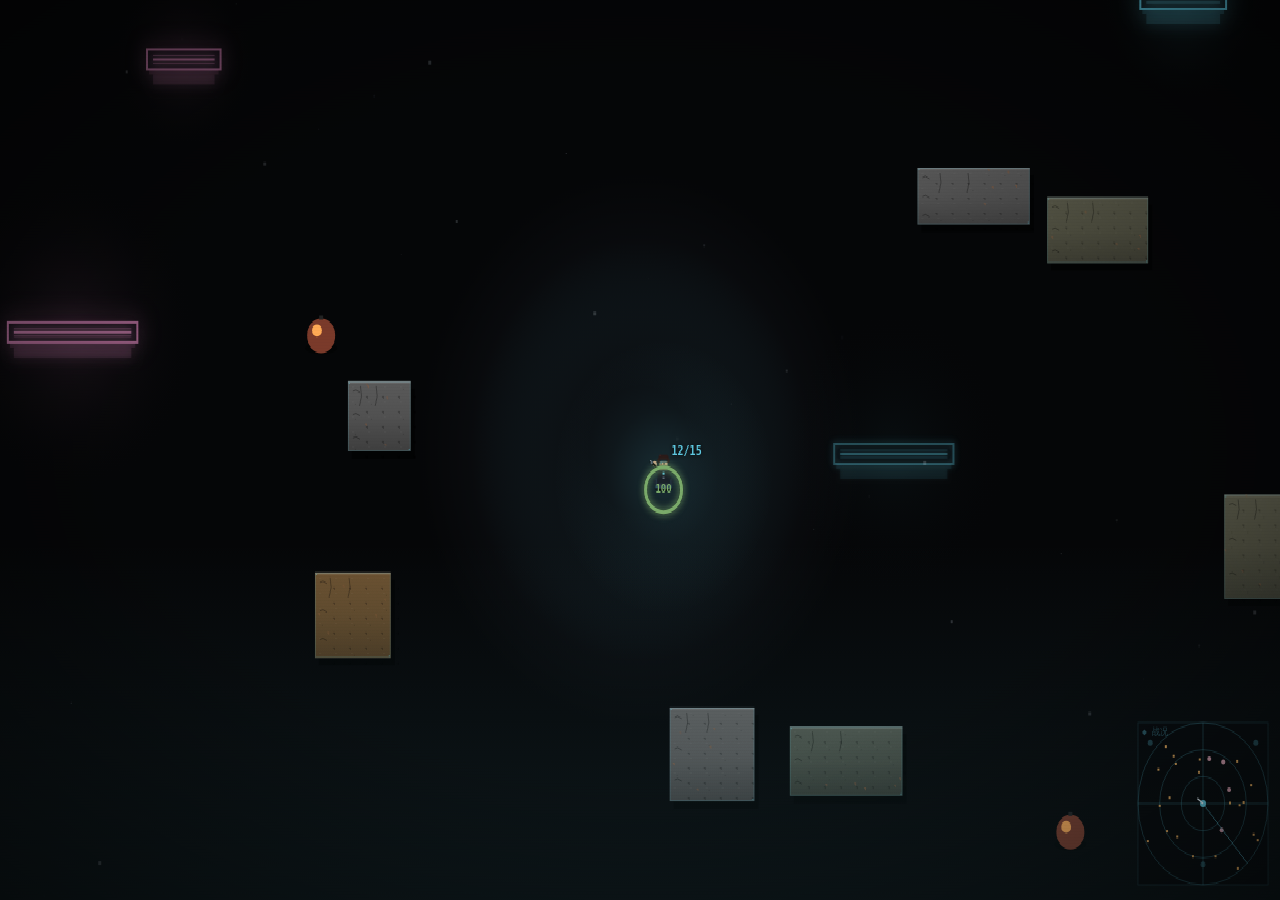
<file: SDC/index.html>
<!DOCTYPE html>
<html lang="zh-CN">
<head>
    <meta charset="UTF-8" />
    <meta name="viewport" content="width=device-width, initial-scale=1.0" />
    <title>霓虹废墟 · Neon Ruins</title>
    <link rel="stylesheet" href="styles.css" />
</head>
<body>
    <div id="game-wrapper">
        <canvas id="game-canvas" width="1280" height="720"></canvas>

        <!-- 极简交互提示（仅在玩家可互动时浮现） -->
        <div id="interact-hint" class="hidden"></div>

        <!-- 画面滤镜 -->
        <div id="film-filter"></div>

        <!-- 死亡/胜利全屏染色 -->
        <div id="screen-flash"></div>
    </div>
    <script src="game.js"></script>
</body>
</html>
</file>
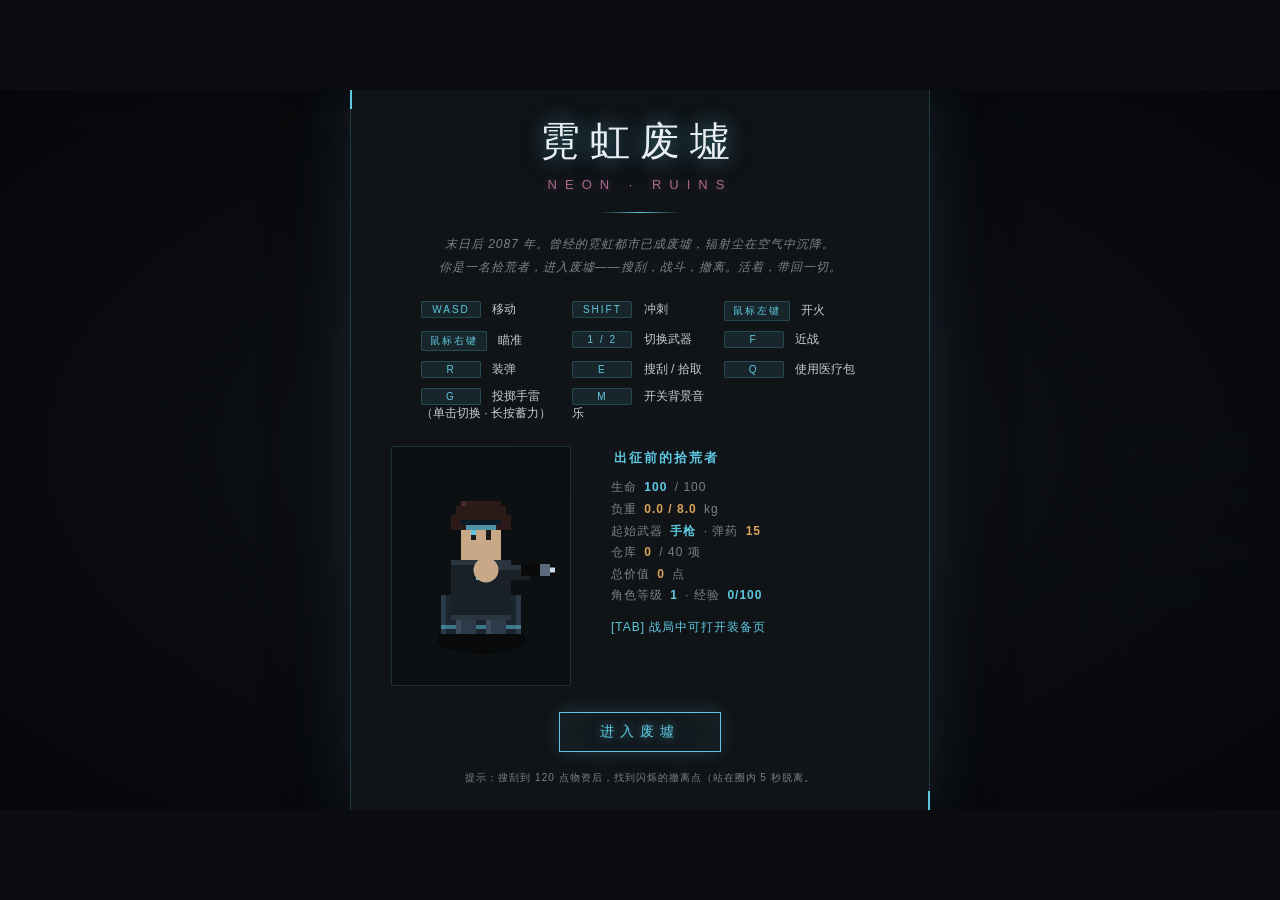
<file: NeonRuins_Export/SDC/index.html>
<!DOCTYPE html>
<html lang="zh-CN">
<head>
    <meta charset="UTF-8" />
    <meta name="viewport" content="width=device-width, initial-scale=1.0" />
    <title>霓虹废墟 · Neon Ruins</title>
    <link rel="stylesheet" href="styles.css" />
</head>
<body>
    <div id="game-wrapper">
        <canvas id="game-canvas" width="1280" height="720"></canvas>

        <!-- ========= 顶部 HUD ========= -->
        <div id="hud-top">
            <div class="hud-stat">
                <span class="hud-icon hp">❤</span>
                <div class="hud-bar"><div id="hp-fill" class="hud-fill hp-fill"></div></div>
                <span id="hp-text" class="hud-text">100 / 100</span>
            </div>
            <div class="hud-stat">
                <span class="hud-icon stm">⚡</span>
                <div class="hud-bar"><div id="stm-fill" class="hud-fill stm-fill"></div></div>
                <span id="stm-text" class="hud-text">100 / 100</span>
            </div>
            <div class="hud-stat loot-stat">
                <span class="hud-icon loot">📦</span>
                <span id="loot-text" class="hud-text">已搜刮: 0 点 · 负重 0/8kg</span>
            </div>
            <div class="hud-stat">
                <span class="hud-icon rad">☢</span>
                <span id="rad-text" class="hud-text">辐射: 0%</span>
            </div>
            <div class="hud-stat">
                <span class="hud-icon cover">🛡</span>
                <span id="cover-text" class="hud-text">暴露</span>
            </div>
            <div class="hud-stat mission-stat">
                <span class="hud-icon mission">◆</span>
                <span id="mission-text" class="hud-text">任务: 加载中...</span>
            </div>
        </div>

        <!-- 武器信息条（右下角武器/弹药/护甲 -->
        <div id="weapon-bar">
            <div class="weapon-slot" id="weapon-slot-1">
                <div class="slot-key">[1]</div>
                <div class="slot-name">手枪</div>
                <div class="slot-ammo">12 / 30</div>
            </div>
            <div class="weapon-slot" id="weapon-slot-2">
                <div class="slot-key">[2]</div>
                <div class="slot-name empty">空</div>
                <div class="slot-ammo empty">-</div>
            </div>
            <div class="weapon-slot" id="weapon-slot-melee">
                <div class="slot-key">[F]</div>
                <div class="slot-name">战术刀</div>
                <div class="slot-ammo">∞</div>
            </div>
            <div class="weapon-slot grenade-slot" id="weapon-slot-grenade">
                <div class="slot-key">[G]</div>
                <div class="slot-name" id="grenade-slot-name">破片</div>
                <div class="slot-ammo" id="grenade-slot-ammo">×1</div>
                <div class="grenade-charge" id="grenade-charge"></div>
            </div>
            <div class="weapon-slot" id="armor-slot">
                <div class="slot-key">甲</div>
                <div class="slot-name empty">无</div>
                <div class="slot-ammo empty">-</div>
            </div>
        </div>

        <!-- 交互提示 -->
        <div id="interact-hint" class="hidden">按 [E] 搜刮</div>

        <!-- 底部快捷物品栏 -->
        <div id="hotbar">
            <div class="hotbar-slot"><span class="slot-icon ammo">9mm</span><span id="count-9mm" class="slot-count">0</span><span class="slot-label">9mm</span></div>
            <div class="hotbar-slot"><span class="slot-icon rifle">5.45</span><span id="count-rifle" class="slot-count">0</span><span class="slot-label">步枪弹</span></div>
            <div class="hotbar-slot"><span class="slot-icon shotgun">12G</span><span id="count-shotgun" class="slot-count">0</span><span class="slot-label">霰弹</span></div>
            <div class="hotbar-slot"><span class="slot-icon med">💊</span><span id="count-med" class="slot-count">0</span><span class="slot-label">医疗</span></div>
            <div class="hotbar-slot"><span class="slot-icon food">🍫</span><span id="count-food" class="slot-count">0</span><span class="slot-label">食物</span></div>
            <div class="hotbar-slot"><span class="slot-icon chip">🔋</span><span id="count-chip" class="slot-count">0</span><span class="slot-label">电池</span></div>
            <div class="hotbar-slot"><span class="slot-icon rare">✦</span><span id="count-rare" class="slot-count">0</span><span class="slot-label">稀有</span></div>
            <div class="hotbar-slot hotbar-inv-btn" id="open-inventory-hotbar">
                <span class="slot-icon inv">⌂</span>
                <span class="slot-label">装备</span>
            </div>
        </div>

        <!-- 迷你雷达 -->
        <div id="radar">
            <canvas id="radar-canvas" width="180" height="180"></canvas>
            <div class="radar-label">区域雷达</div>
        </div>

        <!-- 撤离点状态提示 -->
        <div id="objective" class="hidden">
            <div id="objective-text">搜刮物资 ≥ 120 点后，抵达撤离点</div>
        </div>

        <!-- 开始界面 -->
        <div id="menu-overlay" class="overlay">
            <div class="menu-box">
                <h1 class="game-title">霓虹废墟</h1>
                <p class="game-subtitle">NEON · RUINS</p>
                <div class="menu-divider"></div>
                <p class="menu-story">末日后 2087 年。曾经的霓虹都市已成废墟，辐射尘在空气中沉降。<br/>你是一名拾荒者，进入废墟——搜刮，战斗，撤离。活着，带回一切。</p>
                <div class="menu-controls">
                    <div><span class="key">WASD</span> 移动</div>
                    <div><span class="key">SHIFT</span> 冲刺</div>
                    <div><span class="key">鼠标左键</span> 开火</div>
                    <div><span class="key">鼠标右键</span> 瞄准</div>
                    <div><span class="key">1 / 2</span> 切换武器</div>
                    <div><span class="key">F</span> 近战</div>
                    <div><span class="key">R</span> 装弹</div>
                    <div><span class="key">E</span> 搜刮 / 拾取</div>
                    <div><span class="key">Q</span> 使用医疗包</div>
                    <div><span class="key">G</span> 投掷手雷（单击切换 · 长按蓄力）</div>
                    <div><span class="key">M</span> 开关背景音乐</div>
                </div>
                <div id="start-mini-panel" class="inv-mini">
                    <canvas id="start-mini-canvas" width="180" height="240"></canvas>
                    <div>
                        <div class="inv-mini-stat" style="margin-bottom:8px"><b style="font-size:13px; letter-spacing:2px">出征前的拾荒者</b></div>
                        <div class="inv-mini-stat">生命 <b>100</b> / 100</div>
                        <div class="inv-mini-stat">负重 <b class="amber">0.0 / 8.0</b> kg</div>
                        <div class="inv-mini-stat">起始武器 <b>手枪</b> · 弹药 <b class="amber">15</b></div>
                        <div class="inv-mini-stat">仓库 <b class="amber" id="start-stash-count">0</b> / 40 项</div>
                        <div class="inv-mini-stat">总价值 <b class="amber" id="start-stash-value">0</b> 点</div>
                        <div class="inv-mini-stat">角色等级 <b class="cyan" id="start-player-level">1</b> · 经验 <b class="cyan" id="start-player-xp">0</b></div>
                        <div class="inv-mini-stat" style="margin-top:10px; color:var(--neon-cyan)">[TAB] 战局中可打开装备页</div>
                    </div>
                </div>
                <button id="start-btn" class="neon-btn">进入废墟</button>
                <p class="menu-tip">提示：搜刮到 120 点物资后，找到闪烁的撤离点（站在圈内 5 秒脱离。</p>
            </div>
        </div>

        <!-- 结算界面 -->
        <div id="end-overlay" class="overlay hidden">
            <div class="menu-box">
                <h1 id="end-title" class="game-title">撤离成功</h1>
                <p id="end-subtitle" class="game-subtitle">MISSION COMPLETE</p>
                <div class="menu-divider"></div>
                <div id="end-stats"></div>
                <button id="restart-btn" class="neon-btn">再次出征</button>
                <button id="open-inventory-btn" class="neon-btn secondary" style="margin-top:10px">整理仓库与装备</button>
            </div>
        </div>

        <!-- ========= 战局内搜刮拾取界面 (v1.7) ========= -->
        <div id="loot-window" class="loot-window hidden" aria-hidden="true">
            <div id="loot-panel">
                <div class="loot-header">
                    <div class="loot-title">
                        <span id="loot-icon" class="loot-icon">📦</span>
                        <span id="loot-title-text">生锈货箱</span>
                        <span id="loot-count" class="loot-count">0 件物品</span>
                    </div>
                    <button id="loot-close" class="loot-close" aria-label="关闭">[ESC] 关闭</button>
                </div>
                <div id="loot-grid" class="loot-grid"></div>
                <div id="loot-detail" class="loot-detail">
                    <span class="loot-detail-empty">悬停物品查看详情</span>
                </div>
                <div class="loot-actions">
                    <div class="loot-sorts">
                        <button class="loot-sort-btn active" data-sort="density">价值密度</button>
                        <button class="loot-sort-btn" data-sort="value">价值</button>
                        <button class="loot-sort-btn" data-sort="weight">重量</button>
                    </div>
                    <button id="loot-pick-all" class="loot-pick-all">[Space] 全部拾取</button>
                </div>
            </div>
        </div>

        <!-- ========= 库存 / 装备管理页（TAB） ========= -->
        <div id="inventory-overlay" class="overlay hidden">
            <div id="inventory-panel">
                <!-- 顶部状态条 -->
                <div class="inv-header">
                    <div class="inv-title">装备与物资 <span class="inv-sub">[TAB] 关闭</span></div>
                    <div class="inv-status">
                        <span class="inv-stat">负重 <b id="inv-weight">0</b> / <b id="inv-weight-max">8.0</b> kg</span>
                        <span class="inv-stat">价值 <b id="inv-value">0</b> 点</span>
                        <span class="inv-stat" id="inv-context-label">战局中 · 拾取后无法放回仓库</span>
                    </div>
                </div>

                <div class="inv-body">
                    <!-- 左：仓库 -->
                    <div class="inv-column" id="inv-stash-col">
                        <div class="inv-col-title">仓库 STASH <span id="inv-stash-count" class="inv-col-sub">0 项</span></div>
                        <div class="inv-grid" id="inv-stash-grid"></div>
                    </div>

                    <!-- 中：人物 + 装备槽 -->
                    <div class="inv-column inv-column-center">
                        <div class="inv-col-title">装备</div>
                        <div class="inv-character-wrap">
                            <canvas id="inv-character" width="180" height="240"></canvas>
                            <div class="inv-equip-list">
                                <div class="inv-equip-slot" data-slot="head">
                                    <div class="inv-slot-key">头</div>
                                    <div class="inv-slot-content"></div>
                                </div>
                                <div class="inv-equip-slot" data-slot="body">
                                    <div class="inv-slot-key">甲</div>
                                    <div class="inv-slot-content"></div>
                                </div>
                                <div class="inv-equip-slot" data-slot="primary">
                                    <div class="inv-slot-key">主武</div>
                                    <div class="inv-slot-content"></div>
                                </div>
                                <div class="inv-equip-slot" data-slot="secondary">
                                    <div class="inv-slot-key">副武</div>
                                    <div class="inv-slot-content"></div>
                                </div>
                                <div class="inv-equip-slot" data-slot="melee">
                                    <div class="inv-slot-key">近战</div>
                                    <div class="inv-slot-content"></div>
                                </div>
                                <div class="inv-equip-slot" data-slot="backpack">
                                    <div class="inv-slot-key">背包</div>
                                    <div class="inv-slot-content"></div>
                                </div>
                            </div>
                        </div>
                    </div>

                    <!-- 右：本局背包 -->
                    <div class="inv-column" id="inv-bag-col">
                        <div class="inv-col-title">本局背包 <span id="inv-bag-count" class="inv-col-sub">0 项</span></div>
                        <div class="inv-grid" id="inv-bag-grid"></div>
                    </div>
                </div>

                <!-- 底部：物品详情 -->
                <div class="inv-footer">
                    <div id="inv-detail" class="inv-detail empty">悬停物品查看详情 · 双击装备 · 单击装备槽卸下</div>
                </div>
            </div>
        </div>

        <!-- 画面滤镜 -->
        <div id="film-filter"></div>
    </div>

    <script src="game.js"></script>
</body>
</html>
</file>
<file: SDC/styles.css>
/* =====================================================
   霓虹废墟 · Neon Ruins  — 极简样式表
   只保留世界空间元素：交互提示 + 死亡/胜利闪光
   ===================================================== */

* { margin: 0; padding: 0; box-sizing: border-box; }

html, body {
    width: 100%;
    height: 100%;
    background: #000;
    overflow: hidden;
    font-family: 'Cascadia Code', 'JetBrains Mono', 'Consolas', 'Microsoft YaHei', monospace;
    color: #d8e2ec;
    user-select: none;
    cursor: crosshair;
}

#game-wrapper {
    position: relative;
    width: 100vw;
    height: 100vh;
    overflow: hidden;
}

#game-canvas {
    position: absolute;
    inset: 0;
    width: 100%;
    height: 100%;
    display: block;
    image-rendering: pixelated;
    image-rendering: crisp-edges;
}

/* ========== 画面滤镜（电影感：暗角 + 颗粒） ========== */
#film-filter {
    position: absolute;
    inset: 0;
    pointer-events: none;
    background:
        radial-gradient(ellipse at center, transparent 50%, rgba(0, 0, 0, 0.55) 100%),
        repeating-linear-gradient(0deg, rgba(0, 0, 0, 0) 0px, rgba(0, 0, 0, 0) 2px, rgba(0, 0, 0, 0.04) 3px);
    mix-blend-mode: multiply;
    z-index: 10;
}

/* ========== 死亡/胜利全屏染色 ========== */
#screen-flash {
    position: absolute;
    inset: 0;
    pointer-events: none;
    z-index: 20;
    background: transparent;
    transition: background 0.5s ease-out;
}
#screen-flash.flash-red { background: rgba(160, 30, 30, 0.7); }
#screen-flash.flash-cyan { background: rgba(60, 200, 224, 0.5); }

/* ========== 极简交互提示（仅在玩家可互动时浮现） ========== */
#interact-hint {
    position: absolute;
    left: 50%;
    bottom: 22vh;
    transform: translateX(-50%);
    padding: 6px 14px;
    background: rgba(10, 12, 15, 0.55);
    border: 1px dashed rgba(94, 200, 224, 0.55);
    color: var(--neon-cyan, #5ec8e0);
    font-size: 11px;
    letter-spacing: 2px;
    pointer-events: none;
    z-index: 30;
    text-shadow: 0 0 8px rgba(94, 200, 224, 0.5);
    animation: hintPulse 1.4s ease-in-out infinite;
}
#interact-hint.hidden { display: none; }
@keyframes hintPulse {
    0%, 100% { opacity: 0.7; }
    50%      { opacity: 1; }
}
</file>
<file: NeonRuins_Export/SDC/styles.css>
/* =====================================================
   霓虹废墟 · Neon Ruins  — 样式表
   低饱和度电影感 + 青色霓虹点缀
   ===================================================== */

:root {
    --bg-deep: #121519;
    --bg-mid: #1e2328;
    --text-main: #c8ccd1;
    --text-dim: #7a828b;
    --neon-cyan: #5ec8e0;
    --neon-magenta: #a86890;
    --warm-amber: #d8a45c;
    --hp-red: #b85a6e;
    --stm-yellow: #f6c90e;
    --border: rgba(94, 200, 224, 0.22);
    --panel-bg: rgba(18, 21, 25, 0.72);
    --panel-border: rgba(94, 200, 224, 0.22);
}

* { box-sizing: border-box; margin: 0; padding: 0; user-select: none; }

html, body {
    width: 100%;
    height: 100%;
    overflow: hidden;
    background: #0a0c0f;
    font-family: "Segoe UI", "PingFang SC", "Microsoft YaHei", sans-serif;
    color: var(--text-main);
}

body {
    display: flex;
    align-items: center;
    justify-content: center;
}

/* -------------------- 游戏容器 -------------------- */
#game-wrapper {
    position: relative;
    width: min(100vw, 100vh * 16 / 9);
    height: min(100vh, 100vw * 9 / 16);
    max-width: 100vw;
    max-height: 100vh;
    overflow: hidden;
    background: #0a0c0f;
    box-shadow: 0 0 120px rgba(94, 200, 224, 0.08) inset;
}

#game-canvas {
    position: absolute;
    top: 0;
    left: 0;
    width: 100%;
    height: 100%;
    display: block;
    cursor: crosshair;
    image-rendering: auto;
}

/* -------------------- 顶部 HUD -------------------- */
#hud-top {
    position: absolute;
    top: 14px;
    left: 14px;
    right: 14px;
    display: flex;
    gap: 14px;
    align-items: center;
    z-index: 10;
    pointer-events: none;
}

.hud-stat {
    display: flex;
    align-items: center;
    gap: 8px;
    background: var(--panel-bg);
    border: 1px solid var(--border);
    padding: 5px 10px;
    border-radius: 3px;
    backdrop-filter: blur(3px);
    font-size: 12px;
    letter-spacing: 1px;
}

.hud-icon { font-size: 14px; }
.hud-icon.hp { color: var(--hp-red); text-shadow: 0 0 6px rgba(184, 90, 110, 0.5); }
.hud-icon.stm { color: var(--stm-yellow); text-shadow: 0 0 6px rgba(196, 170, 70, 0.4); }
.hud-icon.loot { color: var(--warm-amber); text-shadow: 0 0 6px rgba(216, 164, 92, 0.4); }
.hud-icon.rad { color: #b987ff; text-shadow: 0 0 6px rgba(185, 135, 255, 0.5); }
.hud-icon.cover { color: var(--neon-cyan); text-shadow: 0 0 6px rgba(94, 200, 224, 0.5); }
.hud-icon.mission { color: var(--warm-amber); text-shadow: 0 0 6px rgba(216, 164, 92, 0.5); }

.mission-stat {
    min-width: 180px;
    justify-content: flex-start;
}

.hud-bar {
    position: relative;
    width: 130px;
    height: 9px;
    background: rgba(255, 255, 255, 0.06);
    border: 1px solid rgba(255, 255, 255, 0.12);
    overflow: hidden;
    border-radius: 1px;
}

.hud-fill {
    height: 100%;
    width: 100%;
    transition: width 0.18s linear;
}

.hp-fill {
    background: linear-gradient(90deg, rgba(184, 90, 110, 0.9), rgba(184, 144, 156, 0.9));
    box-shadow: 0 0 8px rgba(184, 90, 110, 0.6) inset;
}
.stm-fill {
    background: linear-gradient(90deg, rgba(196, 170, 70, 0.9), rgba(220, 196, 130, 0.9));
    box-shadow: 0 0 8px rgba(196, 170, 70, 0.5) inset;
}

.hud-text { color: var(--text-main); font-variant-numeric: tabular-nums; }

.loot-stat { margin-left: auto; }

/* -------------------- 武器信息条 -------------------- */
#weapon-bar {
    position: absolute;
    bottom: 120px;
    right: 20px;
    display: flex;
    flex-direction: column;
    gap: 8px;
    z-index: 10;
}

.weapon-slot {
    background: var(--panel-bg);
    border: 1px solid var(--border);
    padding: 6px 12px;
    min-width: 140px;
    border-radius: 3px;
    backdrop-filter: blur(3px);
    text-align: right;
    font-size: 12px;
    letter-spacing: 1px;
    position: relative;
    transition: all 0.15s ease;
}

.weapon-slot.active {
    border-color: var(--neon-cyan);
    box-shadow: 0 0 12px rgba(94, 200, 224, 0.35), 0 0 20px rgba(94, 200, 224, 0.15) inset;
}

.weapon-slot .slot-key {
    position: absolute;
    left: 8px;
    top: 50%;
    transform: translateY(-50%);
    font-size: 10px;
    color: var(--text-dim);
}

.weapon-slot .slot-name {
    color: var(--text-main);
    font-size: 13px;
    font-weight: 500;
}
.weapon-slot .slot-name.empty { color: var(--text-dim); font-style: italic; }

.weapon-slot .slot-ammo {
    color: var(--neon-cyan);
    font-size: 11px;
    margin-top: 2px;
    text-shadow: 0 0 4px rgba(94, 200, 224, 0.5);
    font-variant-numeric: tabular-nums;
}
.weapon-slot .slot-ammo.empty { color: var(--text-dim); text-shadow: none; }

/* -------------------- 手雷槽 -------------------- */
.weapon-slot.grenade-slot {
    position: relative;
    overflow: hidden;
    min-width: 100px;
    border-color: rgba(154, 90, 48, 0.6);
}
.weapon-slot.grenade-slot .slot-name {
    color: #d8a45c;
    font-size: 12px;
}
.weapon-slot.grenade-slot .slot-key {
    color: #d8a45c;
}
.grenade-charge {
    position: absolute;
    left: 0;
    bottom: 0;
    height: 3px;
    width: 0;
    background: #d8a45c;
    transition: width 0.06s linear;
    box-shadow: 0 0 6px currentColor;
}

/* -------------------- EMP / 闪光效果 -------------------- */
#game-wrapper.emp-flash::after {
    content: '';
    position: absolute;
    inset: 0;
    background: radial-gradient(circle at center, rgba(90, 206, 232, 0.35) 0%, rgba(0, 200, 255, 0.15) 50%, transparent 100%);
    pointer-events: none;
    animation: empPulse 0.2s ease-out;
    z-index: 1000;
}
@keyframes empPulse {
    0% { opacity: 0; transform: scale(0.5); }
    50% { opacity: 1; transform: scale(1.2); }
    100% { opacity: 0; transform: scale(2.5); }
}

#game-wrapper.flash-flash::after {
    content: '';
    position: absolute;
    inset: 0;
    background: rgba(255, 255, 255, 0.9);
    pointer-events: none;
    animation: flashBang 0.3s ease-out;
    z-index: 1000;
}
@keyframes flashBang {
    0% { opacity: 0; }
    20% { opacity: 1; }
    100% { opacity: 0; }
}

/* -------------------- 交互提示 -------------------- */
#interact-hint {
    position: absolute;
    bottom: 150px;
    left: 50%;
    transform: translateX(-50%);
    background: rgba(10, 12, 15, 0.72);
    border: 1px solid var(--neon-cyan);
    padding: 8px 22px;
    color: var(--neon-cyan);
    font-size: 13px;
    letter-spacing: 2px;
    border-radius: 2px;
    text-shadow: 0 0 8px rgba(94, 200, 224, 0.6);
    box-shadow: 0 0 18px rgba(94, 200, 224, 0.3);
    z-index: 10;
    animation: pulseHint 1.6s ease-in-out infinite;
}

@keyframes pulseHint {
    0%, 100% { opacity: 0.7; transform: translate(-50%, 0); }
    50% { opacity: 1; transform: translate(-50%, -3px); }
}

.hidden { display: none !important; }

/* -------------------- 物品快捷栏 -------------------- */
#hotbar {
    position: absolute;
    bottom: 18px;
    left: 50%;
    transform: translateX(-50%);
    display: flex;
    gap: 8px;
    z-index: 10;
}

.hotbar-slot {
    position: relative;
    width: 68px;
    height: 68px;
    background: var(--panel-bg);
    border: 1px solid var(--border);
    border-radius: 3px;
    display: flex;
    flex-direction: column;
    align-items: center;
    justify-content: center;
    backdrop-filter: blur(3px);
    overflow: hidden;
}
.hotbar-inv-btn {
    cursor: pointer;
    border-color: var(--warm-amber);
    background: rgba(216, 164, 92, 0.08);
}
.hotbar-inv-btn:hover {
    background: rgba(216, 164, 92, 0.18);
    box-shadow: 0 0 12px rgba(216, 164, 92, 0.3);
}
.hotbar-inv-btn .slot-icon.inv {
    color: var(--warm-amber);
    font-size: 18px;
    line-height: 1;
    text-shadow: 0 0 6px rgba(216, 164, 92, 0.6);
}

.slot-icon {
    font-size: 22px;
    margin-top: 6px;
    text-transform: uppercase;
    letter-spacing: 1px;
}
.slot-icon.ammo { color: var(--neon-cyan); text-shadow: 0 0 8px rgba(94, 200, 224, 0.5); font-size: 14px; font-weight: bold; }
.slot-icon.rifle { color: var(--neon-cyan); text-shadow: 0 0 8px rgba(94, 200, 224, 0.5); font-size: 14px; font-weight: bold; }
.slot-icon.shotgun { color: var(--neon-cyan); text-shadow: 0 0 8px rgba(94, 200, 224, 0.5); font-size: 14px; font-weight: bold; }
.slot-icon.med { color: #8aff9d; text-shadow: 0 0 8px rgba(138, 255, 157, 0.5); }
.slot-icon.food { color: var(--warm-amber); text-shadow: 0 0 8px rgba(216, 164, 92, 0.5); }
.slot-icon.chip { color: #b987ff; text-shadow: 0 0 8px rgba(185, 135, 255, 0.5); }
.slot-icon.rare { color: var(--neon-magenta); text-shadow: 0 0 10px rgba(168, 104, 144, 0.7); }

.slot-count {
    position: absolute;
    right: 6px;
    bottom: 18px;
    font-size: 14px;
    color: var(--text-main);
    font-variant-numeric: tabular-nums;
    text-shadow: 0 1px 2px #000;
    font-weight: 500;
}

.slot-label {
    position: absolute;
    bottom: 3px;
    left: 50%;
    transform: translateX(-50%);
    font-size: 10px;
    color: var(--text-dim);
    letter-spacing: 1px;
}

/* -------------------- 迷你雷达 -------------------- */
#radar {
    position: absolute;
    bottom: 18px;
    right: 20px;
    width: 180px;
    height: 200px;
    background: var(--panel-bg);
    border: 1px solid var(--border);
    border-radius: 3px;
    padding: 10px;
    z-index: 10;
    backdrop-filter: blur(3px);
}

#radar-canvas {
    width: 160px;
    height: 160px;
    display: block;
    margin: 0 auto;
}

.radar-label {
    position: absolute;
    top: -10px;
    left: 50%;
    transform: translateX(-50%);
    background: var(--bg-deep);
    border: 1px solid var(--border);
    padding: 2px 10px;
    font-size: 10px;
    letter-spacing: 2px;
    color: var(--neon-cyan);
}

/* -------------------- 目标提示 -------------------- */
#objective {
    position: absolute;
    top: 70px;
    left: 50%;
    transform: translateX(-50%);
    background: rgba(10, 12, 15, 0.5);
    border: 1px solid rgba(216, 164, 92, 0.4);
    padding: 6px 18px;
    color: var(--warm-amber);
    font-size: 12px;
    letter-spacing: 2px;
    border-radius: 2px;
    text-shadow: 0 0 6px rgba(216, 164, 92, 0.4);
    z-index: 10;
}

/* -------------------- 遮罩（开始/结算） -------------------- */
.overlay {
    position: absolute;
    inset: 0;
    background: radial-gradient(ellipse at center, rgba(18, 21, 25, 0.88), rgba(5, 7, 10, 0.98));
    display: flex;
    align-items: center;
    justify-content: center;
    z-index: 100;
    backdrop-filter: blur(4px);
}

.menu-box {
    width: 580px;
    max-width: 90%;
    background: rgba(18, 21, 25, 0.88);
    border: 1px solid var(--border);
    padding: 36px 40px;
    text-align: center;
    position: relative;
    box-shadow: 0 0 60px rgba(94, 200, 224, 0.1), 0 0 120px rgba(168, 104, 144, 0.05);
}

.menu-box::before,
.menu-box::after {
    content: "";
    position: absolute;
    width: 30px;
    height: 30px;
    border: 2px solid var(--neon-cyan);
}
.menu-box::before {
    top: -1px;
    left: -1px;
    border-right: none;
    border-bottom: none;
}
.menu-box::after {
    bottom: -1px;
    right: -1px;
    border-left: none;
    border-top: none;
}

.game-title {
    font-size: 40px;
    letter-spacing: 10px;
    color: #e8eef2;
    text-shadow: 0 0 20px rgba(94, 200, 224, 0.5), 0 0 40px rgba(94, 200, 224, 0.2);
    font-weight: 300;
}

.game-subtitle {
    font-size: 13px;
    letter-spacing: 8px;
    color: var(--neon-magenta);
    margin-top: 8px;
    text-shadow: 0 0 10px rgba(168, 104, 144, 0.5);
    font-weight: 300;
}

.menu-divider {
    width: 80px;
    height: 1px;
    background: linear-gradient(90deg, transparent, var(--neon-cyan), transparent);
    margin: 20px auto;
}

.menu-story {
    color: var(--text-dim);
    font-size: 12px;
    line-height: 1.9;
    letter-spacing: 1px;
    margin-bottom: 22px;
    font-style: italic;
}

.menu-controls {
    display: grid;
    grid-template-columns: 1fr 1fr 1fr;
    gap: 10px 16px;
    margin-bottom: 24px;
    font-size: 12px;
    color: var(--text-main);
    text-align: left;
    padding: 0 30px;
}

.key {
    display: inline-block;
    background: rgba(94, 200, 224, 0.1);
    border: 1px solid var(--border);
    padding: 2px 8px;
    margin-right: 8px;
    font-size: 10px;
    letter-spacing: 2px;
    color: var(--neon-cyan);
    border-radius: 2px;
    min-width: 60px;
    text-align: center;
}

.neon-btn {
    background: transparent;
    border: 1px solid var(--neon-cyan);
    color: var(--neon-cyan);
    padding: 10px 40px;
    font-size: 14px;
    letter-spacing: 6px;
    cursor: pointer;
    transition: all 0.2s ease;
    font-family: inherit;
    text-shadow: 0 0 8px rgba(94, 200, 224, 0.6);
    box-shadow: 0 0 18px rgba(94, 200, 224, 0.2), 0 0 40px rgba(94, 200, 224, 0.1) inset;
    margin-top: 4px;
}

.neon-btn:hover {
    background: rgba(94, 200, 224, 0.12);
    box-shadow: 0 0 30px rgba(94, 200, 224, 0.45), 0 0 60px rgba(94, 200, 224, 0.2) inset;
    color: #fff;
    transform: translateY(-1px);
}

.neon-btn:active { transform: translateY(1px); }

.menu-tip {
    margin-top: 18px;
    font-size: 10px;
    color: var(--text-dim);
    letter-spacing: 1px;
    line-height: 1.6;
}

/* -------------------- 结算界面 -------------------- */
.end-stats {
    text-align: left;
    margin: 20px 40px 28px;
    padding: 16px 20px;
    background: rgba(10, 12, 15, 0.4);
    border: 1px solid var(--border);
    border-left: 3px solid var(--warm-amber);
    font-size: 12px;
    line-height: 2.1;
    letter-spacing: 1px;
}

.end-stats .stat-line {
    display: flex;
    justify-content: space-between;
    color: var(--text-main);
}

.end-stats .stat-line .label { color: var(--text-dim); }

.end-stats .stat-line .value {
    color: var(--warm-amber);
    font-variant-numeric: tabular-nums;
    text-shadow: 0 0 4px rgba(216, 164, 92, 0.4);
}
.end-stats .stat-line .value.cyan {
    color: var(--neon-cyan);
    text-shadow: 0 0 6px rgba(94, 200, 224, 0.5);
}
.end-stats .stat-line .value.magenta {
    color: var(--neon-magenta);
    text-shadow: 0 0 6px rgba(168, 104, 144, 0.5);
}

.end-stats .stat-line.total {
    border-top: 1px solid var(--border);
    margin-top: 10px;
    padding-top: 10px;
    font-size: 14px;
}

/* -------------------- 电影感滤镜 -------------------- */
#film-filter {
    position: absolute;
    inset: 0;
    pointer-events: none;
    z-index: 50;
    background:
        radial-gradient(ellipse at center, transparent 40%, rgba(0, 0, 0, 0.65) 100%);
}

#film-filter::after {
    content: "";
    position: absolute;
    inset: 0;
    background-image: repeating-linear-gradient(
        180deg,
        rgba(255, 255, 255, 0.02) 0px,
        rgba(255, 255, 255, 0.02) 1px,
        transparent 1px,
        transparent 3px
    );
    opacity: 0.6;
    pointer-events: none;
}

/* -------------------- 屏幕特效（战斗时） -------------------- */
#game-wrapper.damaged::before {
    content: "";
    position: absolute;
    inset: 0;
    background: radial-gradient(ellipse at center, transparent 40%, rgba(184, 90, 110, 0.3) 100%);
    pointer-events: none;
    z-index: 40;
    animation: damageFlash 0.3s ease;
}

.neon-btn.secondary {
    background: transparent;
    color: var(--neon-cyan);
    border: 1px solid var(--neon-cyan);
    box-shadow: 0 0 14px rgba(94, 200, 224, 0.18);
    margin-top: 10px;
}
.neon-btn.secondary:hover {
    background: rgba(94, 200, 224, 0.12);
    box-shadow: 0 0 24px rgba(94, 200, 224, 0.35);
}

@keyframes damageFlash {
    0% { opacity: 1; }
    100% { opacity: 0; }
}

/* =====================================================
   库存 / 装备管理页（按 TAB 打开）
   三列：仓库 | 人物+装备 | 本局背包
   ===================================================== */
#inventory-overlay {
    z-index: 90;
    background: radial-gradient(ellipse at center, rgba(18, 21, 25, 0.94), rgba(5, 7, 10, 0.99));
}

#inventory-panel {
    width: 1180px;
    max-width: 96vw;
    max-height: 90vh;
    background: rgba(14, 17, 21, 0.96);
    border: 1px solid rgba(94, 200, 224, 0.25);
    box-shadow: 0 0 80px rgba(94, 200, 224, 0.08), 0 0 140px rgba(168, 104, 144, 0.05);
    padding: 20px 24px 16px;
    border-radius: 2px;
    display: flex;
    flex-direction: column;
    position: relative;
    font-size: 12px;
    color: var(--text-main);
}
#inventory-panel::before,
#inventory-panel::after {
    content: "";
    position: absolute;
    width: 26px;
    height: 26px;
    border: 2px solid var(--neon-cyan);
}
#inventory-panel::before {
    top: -1px;
    left: -1px;
    border-right: none;
    border-bottom: none;
}
#inventory-panel::after {
    bottom: -1px;
    right: -1px;
    border-left: none;
    border-top: none;
}

.inv-header {
    display: flex;
    justify-content: space-between;
    align-items: center;
    padding-bottom: 10px;
    border-bottom: 1px solid rgba(94, 200, 224, 0.18);
    margin-bottom: 14px;
}
.inv-title {
    font-size: 16px;
    letter-spacing: 4px;
    color: var(--neon-cyan);
    text-shadow: 0 0 8px rgba(94, 200, 224, 0.5);
}
.inv-sub {
    font-size: 10px;
    color: var(--text-dim);
    letter-spacing: 2px;
    margin-left: 12px;
    text-shadow: none;
}
.inv-status {
    display: flex;
    gap: 22px;
    font-size: 11px;
    letter-spacing: 1px;
}
.inv-stat { color: var(--text-dim); }
.inv-stat b { color: var(--warm-amber); margin: 0 3px; font-variant-numeric: tabular-nums; }
#inv-context-label { color: var(--neon-magenta); }
#inv-context-label.base { color: var(--neon-cyan); }
#inv-context-label.endfail { color: var(--neon-magenta); }

.inv-body {
    display: grid;
    grid-template-columns: 1fr 320px 1fr;
    gap: 18px;
    flex: 1;
    min-height: 0;
}
.inv-column {
    display: flex;
    flex-direction: column;
    background: rgba(10, 12, 15, 0.55);
    border: 1px solid rgba(94, 200, 224, 0.12);
    padding: 10px 12px;
    border-radius: 2px;
    min-height: 380px;
}
.inv-col-title {
    font-size: 11px;
    letter-spacing: 3px;
    color: var(--text-dim);
    margin-bottom: 8px;
    padding-bottom: 4px;
    border-bottom: 1px dashed rgba(94, 200, 224, 0.12);
}
.inv-col-sub {
    font-size: 10px;
    color: var(--warm-amber);
    margin-left: 8px;
    letter-spacing: 1px;
}

.inv-grid {
    display: grid;
    grid-template-columns: repeat(4, 1fr);
    gap: 6px;
    overflow-y: auto;
    flex: 1;
    padding: 4px;
}
.inv-grid::-webkit-scrollbar { width: 6px; }
.inv-grid::-webkit-scrollbar-thumb { background: rgba(94, 200, 224, 0.25); }

.inv-cell {
    aspect-ratio: 1 / 1;
    background: rgba(20, 24, 30, 0.7);
    border: 1px solid rgba(94, 200, 224, 0.18);
    position: relative;
    cursor: pointer;
    transition: all 0.12s ease;
    display: flex;
    align-items: center;
    justify-content: center;
}
.inv-cell:hover {
    border-color: var(--neon-cyan);
    box-shadow: 0 0 10px rgba(94, 200, 224, 0.3) inset;
    transform: translateY(-1px);
}
.inv-cell.selected {
    border-color: var(--warm-amber);
    box-shadow: 0 0 14px rgba(216, 164, 92, 0.4);
}
.inv-cell.empty {
    background: rgba(15, 18, 22, 0.4);
    border-style: dashed;
    border-color: rgba(94, 200, 224, 0.08);
    cursor: default;
}
.inv-cell.disabled { opacity: 0.4; pointer-events: none; }
.inv-cell .inv-icon {
    width: 28px;
    height: 28px;
    image-rendering: pixelated;
}
.inv-cell .inv-qty {
    position: absolute;
    right: 2px;
    bottom: 0;
    font-size: 10px;
    color: #e8eef2;
    background: rgba(0,0,0,0.7);
    padding: 0 3px;
    border-radius: 1px;
    font-variant-numeric: tabular-nums;
}
.inv-cell .inv-tag {
    position: absolute;
    top: 1px;
    left: 1px;
    font-size: 8px;
    letter-spacing: 1px;
    background: rgba(94, 200, 224, 0.85);
    color: #0a0c0f;
    padding: 0 3px;
    border-radius: 1px;
}
.inv-cell.loot { box-shadow: 0 0 6px rgba(216, 164, 92, 0.25); }
.inv-cell.weapon { border-color: rgba(168, 104, 144, 0.4); }
.inv-cell.armor { border-color: rgba(180, 200, 220, 0.4); }
.inv-cell.rare { box-shadow: 0 0 12px rgba(168, 104, 144, 0.55); }

/* ---- 中央：人物 + 装备槽 ---- */
.inv-column-center {
    background: linear-gradient(180deg, rgba(10, 12, 15, 0.7), rgba(20, 24, 30, 0.4));
}
.inv-character-wrap {
    display: flex;
    flex-direction: column;
    align-items: center;
    gap: 12px;
    flex: 1;
}
#inv-character {
    image-rendering: pixelated;
    background: radial-gradient(ellipse at center bottom, rgba(94, 200, 224, 0.06), transparent 70%);
    border: 1px solid rgba(94, 200, 224, 0.1);
    border-radius: 2px;
}
.inv-equip-list {
    display: grid;
    grid-template-columns: 1fr 1fr;
    gap: 6px;
    width: 100%;
}
.inv-equip-slot {
    display: flex;
    align-items: center;
    gap: 6px;
    background: rgba(20, 24, 30, 0.7);
    border: 1px dashed rgba(94, 200, 224, 0.2);
    padding: 4px 6px;
    border-radius: 1px;
    cursor: pointer;
    transition: all 0.12s ease;
    min-height: 32px;
}
.inv-equip-slot:hover {
    border-style: solid;
    border-color: var(--neon-cyan);
    background: rgba(94, 200, 224, 0.06);
}
.inv-equip-slot.filled { border-style: solid; border-color: rgba(94, 200, 224, 0.4); }
.inv-slot-key {
    font-size: 9px;
    color: var(--text-dim);
    letter-spacing: 2px;
    flex-shrink: 0;
    width: 28px;
}
.inv-slot-content {
    font-size: 11px;
    color: var(--text-main);
    flex: 1;
    overflow: hidden;
    text-overflow: ellipsis;
    white-space: nowrap;
}
.inv-slot-content .mini-icon {
    display: inline-block;
    width: 10px;
    height: 10px;
    margin-right: 4px;
    vertical-align: -1px;
}

/* ---- 物品详情 ---- */
.inv-footer {
    margin-top: 12px;
    padding: 8px 12px;
    background: rgba(10, 12, 15, 0.6);
    border: 1px solid rgba(94, 200, 224, 0.12);
    border-radius: 2px;
    min-height: 60px;
    font-size: 11px;
    line-height: 1.6;
    letter-spacing: 1px;
}
.inv-detail {
    color: var(--text-main);
    display: flex;
    gap: 18px;
    align-items: center;
}
.inv-detail.empty {
    color: var(--text-dim);
    font-style: italic;
    justify-content: center;
}
.inv-detail .inv-detail-icon {
    width: 36px;
    height: 36px;
    flex-shrink: 0;
    image-rendering: pixelated;
    border: 1px solid rgba(94, 200, 224, 0.2);
    background: rgba(20, 24, 30, 0.7);
}
.inv-detail .inv-detail-info {
    flex: 1;
    display: flex;
    flex-direction: column;
    gap: 3px;
}
.inv-detail-name {
    font-size: 13px;
    letter-spacing: 2px;
    color: var(--neon-cyan);
    text-shadow: 0 0 6px rgba(94, 200, 224, 0.4);
}
.inv-detail-meta { color: var(--text-dim); font-size: 10px; letter-spacing: 1px; }
.inv-detail-desc { color: var(--text-main); font-size: 11px; margin-top: 2px; }
.inv-detail-hint { color: var(--warm-amber); font-size: 10px; margin-top: 4px; }

/* 开始界面 / 结算界面里的角色轻量面板（复用面板结构，简化） */
.menu-box .inv-mini {
    display: grid;
    grid-template-columns: 200px 1fr;
    gap: 20px;
    margin: 16px 0 22px;
    text-align: left;
    font-size: 12px;
    line-height: 1.8;
    letter-spacing: 1px;
}
.menu-box .inv-mini canvas {
    width: 180px;
    height: 240px;
    background: rgba(10, 12, 15, 0.5);
    border: 1px solid rgba(94, 200, 224, 0.18);
    border-radius: 2px;
    image-rendering: pixelated;
}
.menu-box .inv-mini-stat { color: var(--text-dim); }
.menu-box .inv-mini-stat b { color: var(--neon-cyan); margin: 0 3px; font-variant-numeric: tabular-nums; }
.menu-box .inv-mini-stat .amber { color: var(--warm-amber); }

/* =====================================================
   v1.7 战局内搜刮拾取界面 (LOOT-UI)
   ===================================================== */
.loot-window {
    position: absolute;
    inset: 0;
    background: rgba(10, 12, 15, 0.45);
    display: flex;
    align-items: flex-end;
    justify-content: center;
    padding-bottom: 8vh;
    z-index: 90;
    animation: lootWindowIn 0.25s ease-out;
    pointer-events: auto;
}
@keyframes lootWindowIn {
    from { opacity: 0; transform: translateY(40px); }
    to   { opacity: 1; transform: translateY(0); }
}
.loot-window.hidden { display: none !important; }

#loot-panel {
    width: 720px;
    max-width: 90vw;
    background: rgba(10, 12, 15, 0.92);
    border: 1px solid var(--neon-cyan);
    box-shadow: 0 0 30px rgba(94, 200, 224, 0.25),
                0 0 60px rgba(94, 200, 224, 0.08) inset;
    padding: 0;
    position: relative;
    backdrop-filter: blur(2px);
}
#loot-panel::before, #loot-panel::after {
    content: "";
    position: absolute;
    width: 24px;
    height: 24px;
    border: 2px solid var(--neon-cyan);
    pointer-events: none;
}
#loot-panel::before {
    top: -1px; left: -1px;
    border-right: none; border-bottom: none;
}
#loot-panel::after {
    bottom: -1px; right: -1px;
    border-left: none; border-top: none;
}

.loot-header {
    display: flex;
    justify-content: space-between;
    align-items: center;
    padding: 12px 16px;
    border-bottom: 1px dashed rgba(94, 200, 224, 0.22);
    background: linear-gradient(180deg, rgba(94, 200, 224, 0.06), transparent);
}
.loot-title { display: flex; align-items: center; gap: 10px; }
.loot-icon { font-size: 18px; color: var(--warm-amber); text-shadow: 0 0 8px rgba(216, 164, 92, 0.4); }
#loot-title-text {
    font-size: 14px;
    letter-spacing: 2px;
    color: var(--text-main);
}
.loot-count {
    font-size: 11px;
    color: var(--text-dim);
    letter-spacing: 1px;
    margin-left: 4px;
}
.loot-close {
    background: transparent;
    border: 1px solid rgba(94, 200, 224, 0.3);
    color: var(--neon-cyan);
    padding: 4px 10px;
    font-size: 10px;
    letter-spacing: 1px;
    cursor: pointer;
    font-family: inherit;
    transition: all 0.15s ease;
}
.loot-close:hover {
    background: rgba(94, 200, 224, 0.12);
    box-shadow: 0 0 10px rgba(94, 200, 224, 0.3);
}

.loot-grid {
    display: grid;
    grid-template-columns: repeat(5, 1fr);
    gap: 8px;
    padding: 14px;
    max-height: 260px;
    overflow-y: auto;
}
.loot-grid::-webkit-scrollbar { width: 4px; }
.loot-grid::-webkit-scrollbar-thumb { background: rgba(94, 200, 224, 0.3); }

.loot-card {
    aspect-ratio: 1 / 1;
    background: rgba(20, 24, 30, 0.7);
    border: 1px dashed rgba(94, 200, 224, 0.3);
    padding: 6px 4px;
    cursor: pointer;
    position: relative;
    display: flex;
    flex-direction: column;
    align-items: center;
    justify-content: space-between;
    transition: all 0.15s ease;
    overflow: hidden;
    user-select: none;
}
.loot-card:hover {
    background: rgba(30, 36, 44, 0.85);
    border-color: var(--neon-cyan);
    border-style: solid;
    transform: translateY(-2px);
    box-shadow: 0 0 12px rgba(94, 200, 224, 0.3) inset;
}
.loot-card.picked {
    opacity: 0.35;
    border-color: var(--warm-amber);
    border-style: solid;
    pointer-events: none;
}
.loot-card.picked::after {
    content: "已拾取";
    position: absolute;
    inset: 0;
    display: flex;
    align-items: center;
    justify-content: center;
    font-size: 9px;
    color: var(--warm-amber);
    letter-spacing: 2px;
    background: rgba(0, 0, 0, 0.4);
}
.loot-card .card-icon {
    font-size: 22px;
    margin-top: 4px;
    line-height: 1;
}
.loot-card .card-name {
    font-size: 9px;
    color: var(--text-main);
    letter-spacing: 1px;
    text-align: center;
    line-height: 1.2;
    max-width: 100%;
    overflow: hidden;
    text-overflow: ellipsis;
    white-space: nowrap;
}
.loot-card .card-qty {
    position: absolute;
    right: 2px;
    bottom: 0;
    font-size: 9px;
    color: #e8eef2;
    background: rgba(0,0,0,0.7);
    padding: 0 3px;
    font-variant-numeric: tabular-nums;
}
.loot-card .card-value {
    font-size: 8px;
    color: var(--text-dim);
    letter-spacing: 1px;
    font-variant-numeric: tabular-nums;
}
.loot-card .card-density {
    position: absolute;
    top: 0;
    left: 0;
    right: 0;
    height: 2px;
}
.loot-card.kind-weapon { border-color: rgba(168, 104, 144, 0.45); }
.loot-card.kind-armor  { border-color: rgba(180, 200, 220, 0.4); }
.loot-card.kind-loot   { box-shadow: 0 0 8px rgba(216, 164, 92, 0.2) inset; }
.loot-card.kind-consumable { border-color: rgba(216, 164, 92, 0.35); }
.loot-card.kind-ammo   { border-color: rgba(94, 200, 224, 0.3); }
.loot-card.rare {
    box-shadow: 0 0 10px rgba(168, 104, 144, 0.5),
                0 0 18px rgba(168, 104, 144, 0.2) inset;
    border-color: rgba(168, 104, 144, 0.7);
}

.loot-detail {
    padding: 10px 16px;
    border-top: 1px dashed rgba(94, 200, 224, 0.22);
    min-height: 56px;
    font-size: 11px;
    color: var(--text-main);
    letter-spacing: 1px;
    line-height: 1.5;
}
.loot-detail-empty {
    color: var(--text-dim);
    font-style: italic;
}
.loot-detail-name {
    color: var(--warm-amber);
    font-size: 12px;
    letter-spacing: 2px;
    margin-bottom: 4px;
}
.loot-detail-stat { display: inline-block; margin-right: 14px; }
.loot-detail-stat b { color: var(--neon-cyan); font-variant-numeric: tabular-nums; }
.loot-detail-desc { color: var(--text-dim); font-size: 10px; margin-top: 4px; font-style: italic; }

.loot-actions {
    display: flex;
    justify-content: space-between;
    align-items: center;
    padding: 10px 16px;
    border-top: 1px solid rgba(94, 200, 224, 0.15);
    background: rgba(0, 0, 0, 0.3);
}
.loot-sorts { display: flex; gap: 6px; }
.loot-sort-btn {
    background: transparent;
    border: 1px solid rgba(94, 200, 224, 0.25);
    color: var(--text-dim);
    padding: 4px 10px;
    font-size: 10px;
    letter-spacing: 1px;
    cursor: pointer;
    font-family: inherit;
    transition: all 0.15s ease;
}
.loot-sort-btn:hover { color: var(--text-main); border-color: var(--neon-cyan); }
.loot-sort-btn.active {
    color: var(--neon-cyan);
    border-color: var(--neon-cyan);
    background: rgba(94, 200, 224, 0.1);
    text-shadow: 0 0 6px rgba(94, 200, 224, 0.5);
}
.loot-pick-all {
    background: rgba(216, 164, 92, 0.12);
    border: 1px solid var(--warm-amber);
    color: var(--warm-amber);
    padding: 6px 16px;
    font-size: 11px;
    letter-spacing: 2px;
    cursor: pointer;
    font-family: inherit;
    transition: all 0.15s ease;
    text-shadow: 0 0 4px rgba(216, 164, 92, 0.4);
}
.loot-pick-all:hover {
    background: rgba(216, 164, 92, 0.22);
    box-shadow: 0 0 12px rgba(216, 164, 92, 0.4);
}
.loot-pick-all:disabled {
    opacity: 0.4;
    cursor: not-allowed;
}

/* 容器类型差异化视觉提示（地图上绘制时配合） */
.loot-window.cache-mode {
    border-color: var(--neon-cyan);
}
.loot-window.cache-mode #loot-panel {
    box-shadow: 0 0 40px rgba(94, 200, 224, 0.5),
                0 0 80px rgba(94, 200, 224, 0.2) inset;
}
</file>
